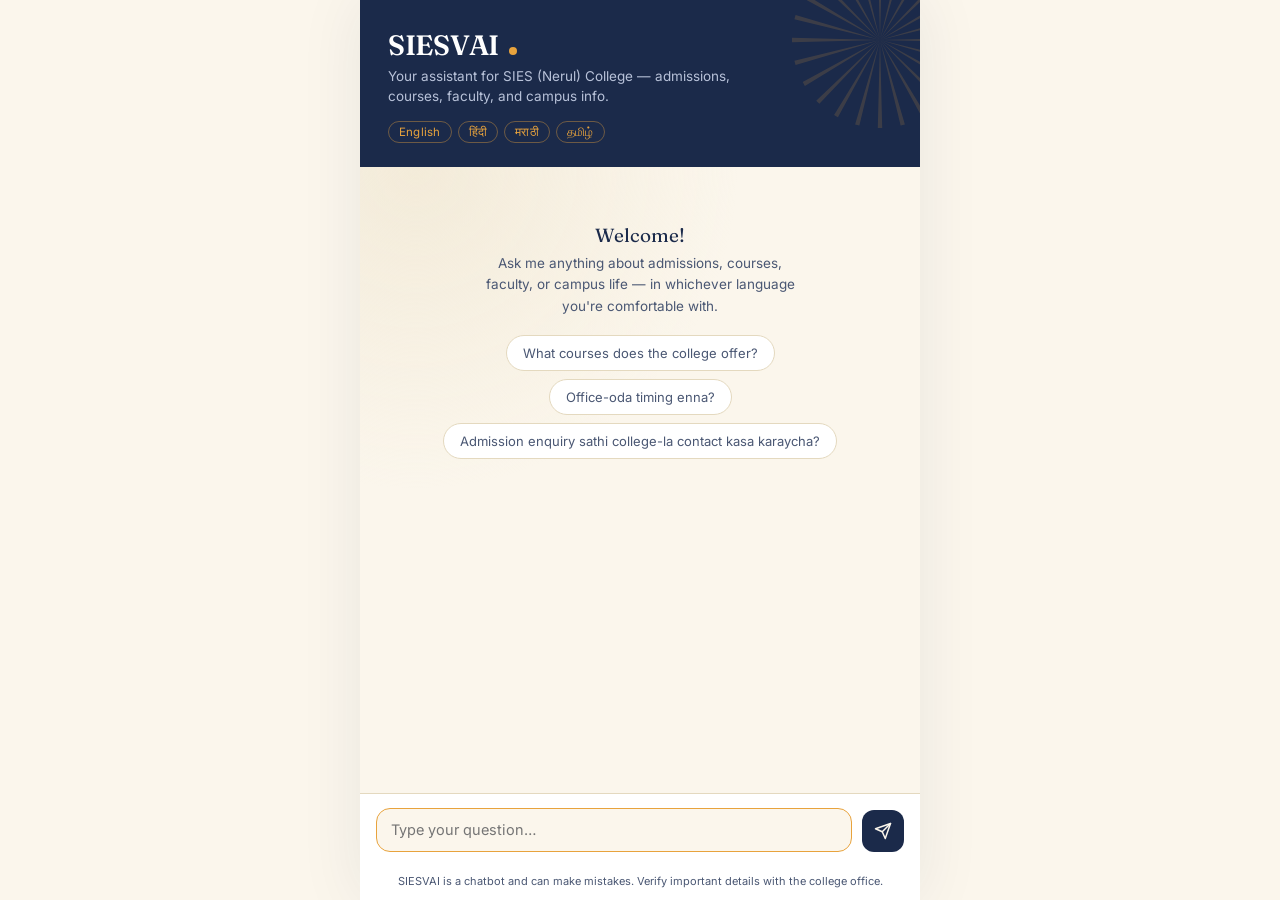
<file: docs/index.html>
<!DOCTYPE html>
<html lang="en">
<head>
<meta charset="UTF-8">
<meta name="viewport" content="width=device-width, initial-scale=1.0">
<link rel="icon" type="image/png" href="./logo.png">
<title>SIESVAI</title>
<link rel="preconnect" href="https://fonts.googleapis.com">
<link href="https://fonts.googleapis.com/css2?family=Fraunces:opsz,wght@9..144,500;9..144,600&family=Inter:wght@400;500;600&display=swap" rel="stylesheet">
<link rel="stylesheet" href="css/style.css">
</head>
<body>

<div class="app">

  <div class="header">
    <div class="sunburst">
      <svg viewBox="0 0 200 200" xmlns="http://www.w3.org/2000/svg">
        <g fill="#E8A33D">
          <path d="M100 100 L102 20 L98 20 Z" transform="rotate(0 100 100)"/>
          <path d="M100 100 L102 20 L98 20 Z" transform="rotate(15 100 100)"/>
          <path d="M100 100 L102 20 L98 20 Z" transform="rotate(30 100 100)"/>
          <path d="M100 100 L102 20 L98 20 Z" transform="rotate(45 100 100)"/>
          <path d="M100 100 L102 20 L98 20 Z" transform="rotate(60 100 100)"/>
          <path d="M100 100 L102 20 L98 20 Z" transform="rotate(75 100 100)"/>
          <path d="M100 100 L102 20 L98 20 Z" transform="rotate(90 100 100)"/>
          <path d="M100 100 L102 20 L98 20 Z" transform="rotate(105 100 100)"/>
          <path d="M100 100 L102 20 L98 20 Z" transform="rotate(120 100 100)"/>
          <path d="M100 100 L102 20 L98 20 Z" transform="rotate(135 100 100)"/>
          <path d="M100 100 L102 20 L98 20 Z" transform="rotate(150 100 100)"/>
          <path d="M100 100 L102 20 L98 20 Z" transform="rotate(165 100 100)"/>
          <path d="M100 100 L102 20 L98 20 Z" transform="rotate(180 100 100)"/>
          <path d="M100 100 L102 20 L98 20 Z" transform="rotate(195 100 100)"/>
          <path d="M100 100 L102 20 L98 20 Z" transform="rotate(210 100 100)"/>
          <path d="M100 100 L102 20 L98 20 Z" transform="rotate(225 100 100)"/>
          <path d="M100 100 L102 20 L98 20 Z" transform="rotate(240 100 100)"/>
          <path d="M100 100 L102 20 L98 20 Z" transform="rotate(255 100 100)"/>
          <path d="M100 100 L102 20 L98 20 Z" transform="rotate(270 100 100)"/>
          <path d="M100 100 L102 20 L98 20 Z" transform="rotate(285 100 100)"/>
          <path d="M100 100 L102 20 L98 20 Z" transform="rotate(300 100 100)"/>
          <path d="M100 100 L102 20 L98 20 Z" transform="rotate(315 100 100)"/>
          <path d="M100 100 L102 20 L98 20 Z" transform="rotate(330 100 100)"/>
          <path d="M100 100 L102 20 L98 20 Z" transform="rotate(345 100 100)"/>
        </g>
      </svg>
    </div>
    <div class="header-content">
      <div class="brand-row">
        <span class="brand-name">SIESVAI</span>
        <span class="brand-dot"></span>
      </div>
      <div class="brand-sub">Your assistant for SIES (Nerul) College — admissions, courses, faculty, and campus info.</div>
      <div class="lang-row">
        <span class="lang-pill">English</span>
        <span class="lang-pill">हिंदी</span>
        <span class="lang-pill">मराठी</span>
        <span class="lang-pill">தமிழ்</span>
      </div>
    </div>
  </div>

  <div class="chat" id="chat">
    <div class="welcome" id="welcome">
      <div class="welcome-title">Welcome!</div>
      <div class="welcome-text">Ask me anything about admissions, courses, faculty, or campus life — in whichever language you're comfortable with.</div>
      <div class="suggestions">
        <button class="suggestion-chip" data-q="What courses does the college offer?">What courses does the college offer?</button>
        <button class="suggestion-chip" data-q="Office-oda timing enna?">Office-oda timing enna?</button>
        <button class="suggestion-chip" data-q="Admission enquiry sathi college-la contact kasa karaycha?">Admission enquiry sathi college-la contact kasa karaycha?</button>
      </div>
    </div>
  </div>

  <div class="input-bar">
    <textarea id="input" rows="1" placeholder="Type your question…" aria-label="Type your question"></textarea>
    <button class="send-btn" id="sendBtn" aria-label="Send message">
      <svg viewBox="0 0 24 24" fill="none" stroke="currentColor" stroke-width="2" stroke-linecap="round" stroke-linejoin="round"><line x1="22" y1="2" x2="11" y2="13"></line><polygon points="22 2 15 22 11 13 2 9 22 2"></polygon></svg>
    </button>
  </div>

  <div class="footnote">SIESVAI is a chatbot and can make mistakes. Verify important details with the college office.</div>

</div>

<script src="js/config.js"></script>
<script src="js/app.js"></script>

</body>
</html>
</file>
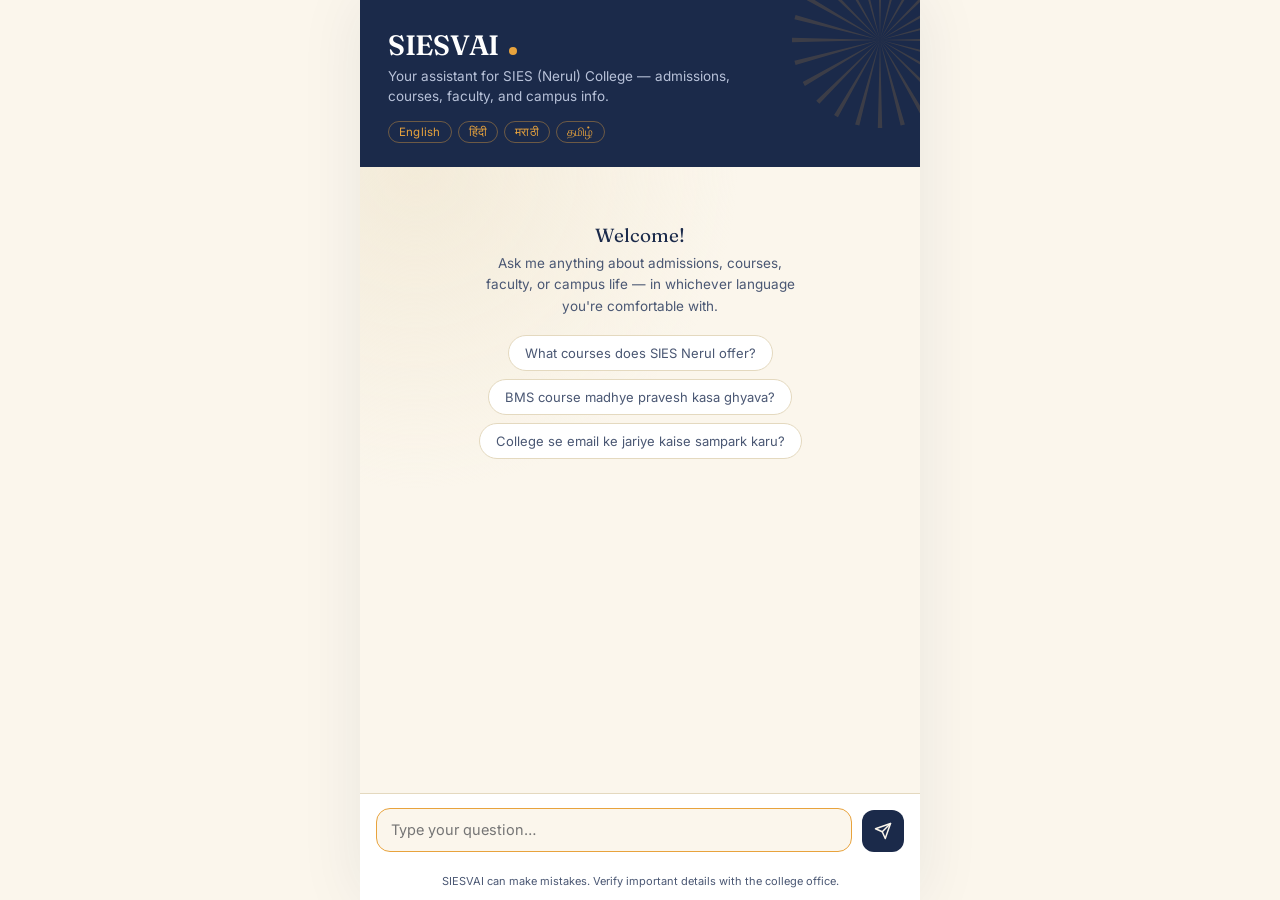
<file: frontend/index.html>
<!DOCTYPE html>
<html lang="en">
<head>
<meta charset="UTF-8">
<meta name="viewport" content="width=device-width, initial-scale=1.0">
<title>SIESVAI — SIES (Nerul) College Assistant</title>
<link rel="preconnect" href="https://fonts.googleapis.com">
<link href="https://fonts.googleapis.com/css2?family=Fraunces:opsz,wght@9..144,500;9..144,600&family=Inter:wght@400;500;600&display=swap" rel="stylesheet">
<link rel="stylesheet" href="css/style.css">
</head>
<body>

<div class="app">

  <div class="header">
    <div class="sunburst">
      <svg viewBox="0 0 200 200" xmlns="http://www.w3.org/2000/svg">
        <g fill="#E8A33D">
          <path d="M100 100 L102 20 L98 20 Z" transform="rotate(0 100 100)"/>
          <path d="M100 100 L102 20 L98 20 Z" transform="rotate(15 100 100)"/>
          <path d="M100 100 L102 20 L98 20 Z" transform="rotate(30 100 100)"/>
          <path d="M100 100 L102 20 L98 20 Z" transform="rotate(45 100 100)"/>
          <path d="M100 100 L102 20 L98 20 Z" transform="rotate(60 100 100)"/>
          <path d="M100 100 L102 20 L98 20 Z" transform="rotate(75 100 100)"/>
          <path d="M100 100 L102 20 L98 20 Z" transform="rotate(90 100 100)"/>
          <path d="M100 100 L102 20 L98 20 Z" transform="rotate(105 100 100)"/>
          <path d="M100 100 L102 20 L98 20 Z" transform="rotate(120 100 100)"/>
          <path d="M100 100 L102 20 L98 20 Z" transform="rotate(135 100 100)"/>
          <path d="M100 100 L102 20 L98 20 Z" transform="rotate(150 100 100)"/>
          <path d="M100 100 L102 20 L98 20 Z" transform="rotate(165 100 100)"/>
          <path d="M100 100 L102 20 L98 20 Z" transform="rotate(180 100 100)"/>
          <path d="M100 100 L102 20 L98 20 Z" transform="rotate(195 100 100)"/>
          <path d="M100 100 L102 20 L98 20 Z" transform="rotate(210 100 100)"/>
          <path d="M100 100 L102 20 L98 20 Z" transform="rotate(225 100 100)"/>
          <path d="M100 100 L102 20 L98 20 Z" transform="rotate(240 100 100)"/>
          <path d="M100 100 L102 20 L98 20 Z" transform="rotate(255 100 100)"/>
          <path d="M100 100 L102 20 L98 20 Z" transform="rotate(270 100 100)"/>
          <path d="M100 100 L102 20 L98 20 Z" transform="rotate(285 100 100)"/>
          <path d="M100 100 L102 20 L98 20 Z" transform="rotate(300 100 100)"/>
          <path d="M100 100 L102 20 L98 20 Z" transform="rotate(315 100 100)"/>
          <path d="M100 100 L102 20 L98 20 Z" transform="rotate(330 100 100)"/>
          <path d="M100 100 L102 20 L98 20 Z" transform="rotate(345 100 100)"/>
        </g>
      </svg>
    </div>
    <div class="header-content">
      <div class="brand-row">
        <span class="brand-name">SIESVAI</span>
        <span class="brand-dot"></span>
      </div>
      <div class="brand-sub">Your assistant for SIES (Nerul) College — admissions, courses, faculty, and campus info.</div>
      <div class="lang-row">
        <span class="lang-pill">English</span>
        <span class="lang-pill">हिंदी</span>
        <span class="lang-pill">मराठी</span>
        <span class="lang-pill">தமிழ்</span>
      </div>
    </div>
  </div>

  <div class="chat" id="chat">
    <div class="welcome" id="welcome">
      <div class="welcome-title">Welcome!</div>
      <div class="welcome-text">Ask me anything about admissions, courses, faculty, or campus life — in whichever language you're comfortable with.</div>
      <div class="suggestions">
        <button class="suggestion-chip" data-q="What courses does SIES Nerul offer?">What courses does SIES Nerul offer?</button>
        <button class="suggestion-chip" data-q="BMS course madhye pravesh kasa ghyava?">BMS course madhye pravesh kasa ghyava?</button>
        <button class="suggestion-chip" data-q="College se email ke jariye kaise sampark karu?">College se email ke jariye kaise sampark karu?</button>
      </div>
    </div>
  </div>

  <div class="input-bar">
    <textarea id="input" rows="1" placeholder="Type your question…" aria-label="Type your question"></textarea>
    <button class="send-btn" id="sendBtn" aria-label="Send message">
      <svg viewBox="0 0 24 24" fill="none" stroke="currentColor" stroke-width="2" stroke-linecap="round" stroke-linejoin="round"><line x1="22" y1="2" x2="11" y2="13"></line><polygon points="22 2 15 22 11 13 2 9 22 2"></polygon></svg>
    </button>
  </div>

  <div class="footnote">SIESVAI can make mistakes. Verify important details with the college office.</div>

</div>

<script src="js/config.js"></script>
<script src="js/app.js"></script>

</body>
</html>
</file>
<file: docs/css/style.css>
:root {
  --cream: #FBF6EC;
  --cream-deep: #F3EBD9;
  --ink: #1B2A4A;
  --ink-soft: #4A5773;
  --saffron: #E8A33D;
  --saffron-deep: #C9821F;
  --white: #FFFFFF;
  --line: #E4D9BF;
}

* { box-sizing: border-box; }

html, body {
  margin: 0;
  padding: 0;
  height: 100%;
  background: var(--cream);
  font-family: 'Inter', -apple-system, sans-serif;
  color: var(--ink);
}

.app {
  max-width: 560px;
  margin: 0 auto;
  height: 100vh;
  display: flex;
  flex-direction: column;
  background: var(--white);
  box-shadow: 0 0 60px rgba(27, 42, 74, 0.08);
}

.header {
  position: relative;
  background: var(--ink);
  color: var(--cream);
  padding: 28px 28px 24px;
  overflow: hidden;
  flex-shrink: 0;
}

.sunburst {
  position: absolute;
  top: -70px;
  right: -70px;
  width: 220px;
  height: 220px;
  opacity: 0.16;
}

.sunburst svg { width: 100%; height: 100%; }

.header-content { position: relative; z-index: 1; }

.brand-row {
  display: flex;
  align-items: baseline;
  gap: 10px;
}

.brand-name {
  font-family: 'Fraunces', serif;
  font-size: 28px;
  font-weight: 600;
  letter-spacing: -0.01em;
  color: var(--white);
}

.brand-dot {
  width: 8px;
  height: 8px;
  border-radius: 50%;
  background: var(--saffron);
  display: inline-block;
  margin-bottom: 2px;
}

.brand-sub {
  margin-top: 4px;
  font-size: 13.5px;
  color: #B8C2D9;
  line-height: 1.5;
  max-width: 400px;
}

.lang-row {
  margin-top: 14px;
  display: flex;
  gap: 6px;
  flex-wrap: wrap;
}

.lang-pill {
  font-size: 11.5px;
  padding: 3px 10px;
  border-radius: 100px;
  border: 1px solid rgba(232, 163, 61, 0.4);
  color: var(--saffron);
  letter-spacing: 0.02em;
}

.chat {
  flex: 1;
  overflow-y: auto;
  padding: 24px 20px;
  display: flex;
  flex-direction: column;
  gap: 16px;
  background:
    radial-gradient(circle at 10% 0%, var(--cream-deep) 0%, transparent 40%),
    var(--cream);
}

.msg-row {
  display: flex;
  max-width: 88%;
}

.msg-row.user { justify-content: flex-end; margin-left: auto; }
.msg-row.bot { justify-content: flex-start; margin-right: auto; }

.bubble {
  padding: 12px 16px;
  font-size: 14.5px;
  line-height: 1.55;
  white-space: pre-wrap;
  word-wrap: break-word;
}

.msg-row.user .bubble {
  background: var(--ink);
  color: var(--cream);
  border-radius: 16px 16px 4px 16px;
}

.msg-row.bot .bubble {
  background: var(--white);
  color: var(--ink);
  border: 1px solid var(--line);
  border-radius: 4px 16px 16px 16px;
}

.msg-row.bot .bubble strong { color: var(--saffron-deep); }

.welcome {
  text-align: center;
  padding: 32px 16px 8px;
  color: var(--ink-soft);
}

.welcome-title {
  font-family: 'Fraunces', serif;
  font-size: 19px;
  color: var(--ink);
  margin-bottom: 6px;
}

.welcome-text {
  font-size: 13.5px;
  line-height: 1.6;
  max-width: 320px;
  margin: 0 auto;
}

.suggestions {
  display: flex;
  flex-direction: column;
  gap: 8px;
  margin-top: 18px;
  align-items: center;
}

.suggestion-chip {
  background: var(--white);
  border: 1px solid var(--line);
  color: var(--ink-soft);
  font-size: 13px;
  padding: 9px 16px;
  border-radius: 100px;
  cursor: pointer;
  transition: border-color 0.15s ease, color 0.15s ease;
  font-family: inherit;
}

.suggestion-chip:hover {
  border-color: var(--saffron);
  color: var(--ink);
}

.typing-dots {
  display: flex;
  gap: 4px;
  padding: 4px 2px;
}

.typing-dots span {
  width: 6px;
  height: 6px;
  border-radius: 50%;
  background: var(--ink-soft);
  opacity: 0.4;
  animation: typing-bounce 1.1s infinite ease-in-out;
}

.typing-dots span:nth-child(2) { animation-delay: 0.15s; }
.typing-dots span:nth-child(3) { animation-delay: 0.3s; }

@keyframes typing-bounce {
  0%, 60%, 100% { transform: translateY(0); opacity: 0.4; }
  30% { transform: translateY(-4px); opacity: 0.9; }
}

.input-bar {
  flex-shrink: 0;
  padding: 14px 16px;
  background: var(--white);
  border-top: 1px solid var(--line);
  display: flex;
  gap: 10px;
  align-items: flex-end;
}

.input-bar textarea {
  flex: 1;
  resize: none;
  border: 1px solid var(--line);
  border-radius: 14px;
  padding: 11px 14px;
  font-family: inherit;
  font-size: 14.5px;
  line-height: 1.4;
  color: var(--ink);
  background: var(--cream);
  max-height: 120px;
  outline: none;
  transition: border-color 0.15s ease;
}

.input-bar textarea:focus {
  border-color: var(--saffron);
}

.send-btn {
  flex-shrink: 0;
  width: 42px;
  height: 42px;
  border-radius: 12px;
  border: none;
  background: var(--ink);
  color: var(--cream);
  cursor: pointer;
  display: flex;
  align-items: center;
  justify-content: center;
  transition: background 0.15s ease, transform 0.1s ease;
}

.send-btn:hover { background: var(--saffron-deep); }
.send-btn:active { transform: scale(0.94); }
.send-btn:disabled { opacity: 0.4; cursor: not-allowed; }

.send-btn svg { width: 18px; height: 18px; }

.footnote {
  text-align: center;
  font-size: 11px;
  color: var(--ink-soft);
  padding: 8px 16px 12px;
  background: var(--white);
}

.chat::-webkit-scrollbar { width: 6px; }
.chat::-webkit-scrollbar-thumb { background: var(--line); border-radius: 3px; }

@media (prefers-reduced-motion: reduce) {
  .typing-dots span { animation: none; opacity: 0.7; }
}

@media (max-width: 600px) {
  .app { max-width: 100%; box-shadow: none; }
  .header { padding: 22px 18px 18px; }
  .brand-name { font-size: 24px; }
}
</file>
<file: frontend/css/style.css>
:root {
  --cream: #FBF6EC;
  --cream-deep: #F3EBD9;
  --ink: #1B2A4A;
  --ink-soft: #4A5773;
  --saffron: #E8A33D;
  --saffron-deep: #C9821F;
  --white: #FFFFFF;
  --line: #E4D9BF;
}

* { box-sizing: border-box; }

html, body {
  margin: 0;
  padding: 0;
  height: 100%;
  background: var(--cream);
  font-family: 'Inter', -apple-system, sans-serif;
  color: var(--ink);
}

.app {
  max-width: 560px;
  margin: 0 auto;
  height: 100vh;
  display: flex;
  flex-direction: column;
  background: var(--white);
  box-shadow: 0 0 60px rgba(27, 42, 74, 0.08);
}

.header {
  position: relative;
  background: var(--ink);
  color: var(--cream);
  padding: 28px 28px 24px;
  overflow: hidden;
  flex-shrink: 0;
}

.sunburst {
  position: absolute;
  top: -70px;
  right: -70px;
  width: 220px;
  height: 220px;
  opacity: 0.16;
}

.sunburst svg { width: 100%; height: 100%; }

.header-content { position: relative; z-index: 1; }

.brand-row {
  display: flex;
  align-items: baseline;
  gap: 10px;
}

.brand-name {
  font-family: 'Fraunces', serif;
  font-size: 28px;
  font-weight: 600;
  letter-spacing: -0.01em;
  color: var(--white);
}

.brand-dot {
  width: 8px;
  height: 8px;
  border-radius: 50%;
  background: var(--saffron);
  display: inline-block;
  margin-bottom: 2px;
}

.brand-sub {
  margin-top: 4px;
  font-size: 13.5px;
  color: #B8C2D9;
  line-height: 1.5;
  max-width: 400px;
}

.lang-row {
  margin-top: 14px;
  display: flex;
  gap: 6px;
  flex-wrap: wrap;
}

.lang-pill {
  font-size: 11.5px;
  padding: 3px 10px;
  border-radius: 100px;
  border: 1px solid rgba(232, 163, 61, 0.4);
  color: var(--saffron);
  letter-spacing: 0.02em;
}

.chat {
  flex: 1;
  overflow-y: auto;
  padding: 24px 20px;
  display: flex;
  flex-direction: column;
  gap: 16px;
  background:
    radial-gradient(circle at 10% 0%, var(--cream-deep) 0%, transparent 40%),
    var(--cream);
}

.msg-row {
  display: flex;
  max-width: 88%;
}

.msg-row.user { justify-content: flex-end; margin-left: auto; }
.msg-row.bot { justify-content: flex-start; margin-right: auto; }

.bubble {
  padding: 12px 16px;
  font-size: 14.5px;
  line-height: 1.55;
  white-space: pre-wrap;
  word-wrap: break-word;
}

.msg-row.user .bubble {
  background: var(--ink);
  color: var(--cream);
  border-radius: 16px 16px 4px 16px;
}

.msg-row.bot .bubble {
  background: var(--white);
  color: var(--ink);
  border: 1px solid var(--line);
  border-radius: 4px 16px 16px 16px;
}

.msg-row.bot .bubble strong { color: var(--saffron-deep); }

.welcome {
  text-align: center;
  padding: 32px 16px 8px;
  color: var(--ink-soft);
}

.welcome-title {
  font-family: 'Fraunces', serif;
  font-size: 19px;
  color: var(--ink);
  margin-bottom: 6px;
}

.welcome-text {
  font-size: 13.5px;
  line-height: 1.6;
  max-width: 320px;
  margin: 0 auto;
}

.suggestions {
  display: flex;
  flex-direction: column;
  gap: 8px;
  margin-top: 18px;
  align-items: center;
}

.suggestion-chip {
  background: var(--white);
  border: 1px solid var(--line);
  color: var(--ink-soft);
  font-size: 13px;
  padding: 9px 16px;
  border-radius: 100px;
  cursor: pointer;
  transition: border-color 0.15s ease, color 0.15s ease;
  font-family: inherit;
}

.suggestion-chip:hover {
  border-color: var(--saffron);
  color: var(--ink);
}

.typing-dots {
  display: flex;
  gap: 4px;
  padding: 4px 2px;
}

.typing-dots span {
  width: 6px;
  height: 6px;
  border-radius: 50%;
  background: var(--ink-soft);
  opacity: 0.4;
  animation: typing-bounce 1.1s infinite ease-in-out;
}

.typing-dots span:nth-child(2) { animation-delay: 0.15s; }
.typing-dots span:nth-child(3) { animation-delay: 0.3s; }

@keyframes typing-bounce {
  0%, 60%, 100% { transform: translateY(0); opacity: 0.4; }
  30% { transform: translateY(-4px); opacity: 0.9; }
}

.input-bar {
  flex-shrink: 0;
  padding: 14px 16px;
  background: var(--white);
  border-top: 1px solid var(--line);
  display: flex;
  gap: 10px;
  align-items: flex-end;
}

.input-bar textarea {
  flex: 1;
  resize: none;
  border: 1px solid var(--line);
  border-radius: 14px;
  padding: 11px 14px;
  font-family: inherit;
  font-size: 14.5px;
  line-height: 1.4;
  color: var(--ink);
  background: var(--cream);
  max-height: 120px;
  outline: none;
  transition: border-color 0.15s ease;
}

.input-bar textarea:focus {
  border-color: var(--saffron);
}

.send-btn {
  flex-shrink: 0;
  width: 42px;
  height: 42px;
  border-radius: 12px;
  border: none;
  background: var(--ink);
  color: var(--cream);
  cursor: pointer;
  display: flex;
  align-items: center;
  justify-content: center;
  transition: background 0.15s ease, transform 0.1s ease;
}

.send-btn:hover { background: var(--saffron-deep); }
.send-btn:active { transform: scale(0.94); }
.send-btn:disabled { opacity: 0.4; cursor: not-allowed; }

.send-btn svg { width: 18px; height: 18px; }

.footnote {
  text-align: center;
  font-size: 11px;
  color: var(--ink-soft);
  padding: 8px 16px 12px;
  background: var(--white);
}

.chat::-webkit-scrollbar { width: 6px; }
.chat::-webkit-scrollbar-thumb { background: var(--line); border-radius: 3px; }

@media (prefers-reduced-motion: reduce) {
  .typing-dots span { animation: none; opacity: 0.7; }
}

@media (max-width: 600px) {
  .app { max-width: 100%; box-shadow: none; }
  .header { padding: 22px 18px 18px; }
  .brand-name { font-size: 24px; }
}
</file>
